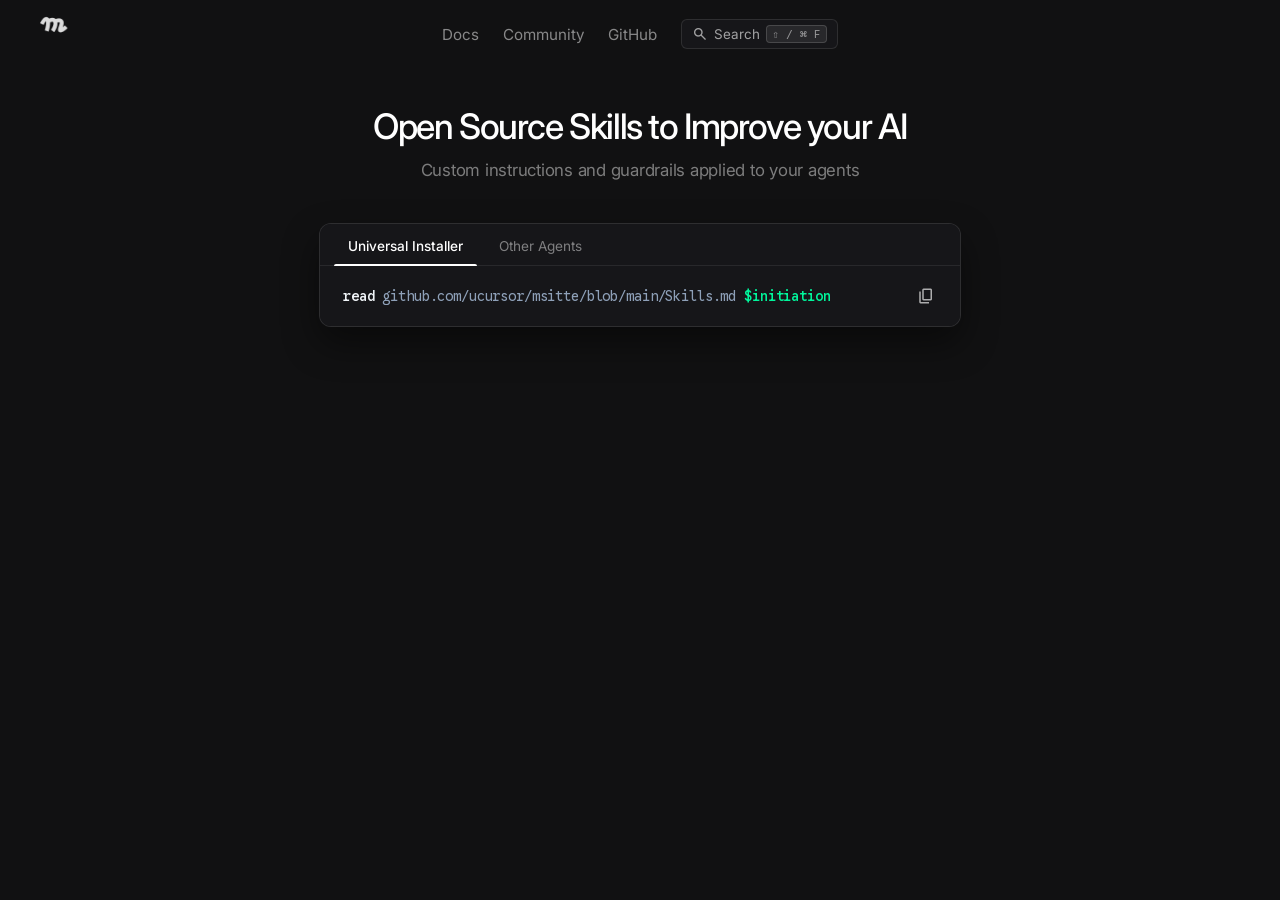
<file: index.html>
<!DOCTYPE html>
<html lang="en">
<head>
    <meta charset="UTF-8">
    <meta name="viewport" content="width=device-width, initial-scale=1.0">
    <title>msitte / laucn - Open Source Skills & Guardrails for AI Agents</title>

    <meta name="description" content="msitte / laucn: Open-source skills, custom instructions, and behavioral guardrails for AI coding agents. Universal installer for Cursor, Claude Code, Copilot, and custom LLMs.">
    <meta name="keywords" content="msitte, laucn, AI skills, AI guardrails, custom instructions, Cursor rules, Claude Code, Copilot, prompt engineering, agent initiation, AI code quality, negative prompts">
    <meta name="author" content="msitte">
    <meta name="robots" content="index, follow">
    <meta name="theme-color" content="#111112">
    <link rel="canonical" href="https://msitte.pages.dev">

    <meta property="og:type" content="website">
    <meta property="og:url" content="https://msitte.pages.dev">
    <meta property="og:title" content="msitte / laucn - Open Source Skills & Guardrails for AI Agents">
    <meta property="og:description" content="Open-source skills, custom instructions, and behavioral guardrails applied to your AI coding agents.">
    <meta property="og:image" content="images/m.png">
    <meta property="og:site_name" content="msitte">

    <meta name="twitter:card" content="summary_large_image">
    <meta name="twitter:url" content="https://msitte.pages.dev">
    <meta name="twitter:title" content="msitte / laucn - Open Source Skills & Guardrails for AI Agents">
    <meta name="twitter:description" content="Open-source skills, custom instructions, and behavioral guardrails applied to your AI coding agents.">
    <meta name="twitter:image" content="images/m.png">

    <script type="application/ld+json">
    {
      "@context": "https://schema.org",
      "@graph": [
        {
          "@type": "Organization",
          "@id": "https://msitte.pages.dev#organization",
          "name": "msitte",
          "url": "https://msitte.pages.dev",
          "logo": "images/m.png"
        },
        {
          "@type": "SoftwareApplication",
          "@id": "https://msitte.pages.dev#software",
          "name": "laucn",
          "applicationCategory": "DeveloperApplication",
          "operatingSystem": "All",
          "description": "Open-source skills, custom instructions, and guardrails for AI coding agents.",
          "offers": {
            "@type": "Offer",
            "price": "0",
            "priceCurrency": "USD"
          },
          "publisher": {
            "@id": "https://msitte.pages.dev#organization"
          }
        },
        {
          "@type": "WebSite",
          "@id": "https://msitte.pages.dev#website",
          "name": "msitte / laucn",
          "url": "https://msitte.pages.dev",
          "description": "Open Source Skills to Improve your AI Agents"
        }
      ]
    }
    </script>

    <link href="style.css" rel="stylesheet">
    <link rel="preconnect" href="https://fonts.googleapis.com">
    <link rel="preconnect" href="https://fonts.gstatic.com" crossorigin>
    <link href="https://fonts.googleapis.com/css2?family=Inter:ital,opsz,wght@0,14..32,100..900;1,14..32,100..900&display=swap" rel="stylesheet">
    <link href="https://fonts.googleapis.com/css2?family=Google+Sans+Code:ital,wght,MONO@0,300..800,1;1,300..800,1&family=Inter:ital,opsz,wght@0,14..32,100..900;1,14..32,100..900&family=Open+Sans:ital,wght@0,300..800;1,300..800&display=swap" rel="stylesheet">
    <link rel="stylesheet" href="https://fonts.googleapis.com/css2?family=Material+Symbols+Outlined:opsz,wght,FILL,GRAD@20..48,100..700,0..1,-50..200" />
</head>
<body>
    <div class="navbar">
        <a href="https://github.com/ucursor/msitte" class="companyLogoLink" title="msitte" aria-label="msitte" target="_blank" rel="noopener noreferrer">
            <img src="images/m.png" alt="msitte" class="companyLogoImg">
        </a>
        <div class="midNav">
            <a class="navLink" href="developers/docs/introduction.html">Docs</a>
            <a class="navLink" href="https://discord.gg/5KctFJj9Qk" target="_blank" rel="noopener noreferrer">Community</a>
            <a class="navLink" href="https://github.com/ucursor/msitte" target="_blank" rel="noopener noreferrer">GitHub</a>
            <button type="button" class="navSearchBtn" id="searchTriggerBtn" aria-label="Search website and docs">
                <span class="material-symbols-outlined">search</span>
                <span class="navSearchLabel">Search</span>
                <kbd>⇧ / ⌘ F</kbd>
            </button>
        </div>
    </div>

    <main class="mainContent">
        <h1 id="heroMain">Open Source Skills to Improve your AI</h1>
        <h2 id="heroSecondary">Custom instructions and guardrails applied to your agents</h2>

        <div class="installComponent">
            <div class="install-card" role="region" aria-label="Installation commands">
                <div class="install-header">
                    <div class="install-tabs" role="tablist" aria-label="Installation options">
                        <button class="install-tab-btn active" role="tab" id="tab-universal" aria-selected="true" aria-controls="panel-universal" data-tab="universal">Universal Installer</button>
                        <button class="install-tab-btn" role="tab" id="tab-agents" aria-selected="false" aria-controls="panel-agents" data-tab="agents">Other Agents</button>
                        <span class="tab-indicator" aria-hidden="true"></span>
                    </div>
                </div>

                <div class="install-body">
                    <div class="snippet-panel active" id="panel-universal" role="tabpanel" aria-labelledby="tab-universal" data-panel="universal">
                        <div class="snippet-row" tabindex="0" role="button" aria-label="Copy Universal Installer command" data-copy-text="read github.com/ucursor/msitte/blob/main/Skills.md $initiation">
                            <code class="code-text">
                                <span class="token-cmd">read</span>
                                <span class="token-url">github.com/ucursor/msitte/blob/main/Skills.md</span>
                                <span class="token-param">$initiation</span>
                            </code>
                            <div class="copy-action">
                                <span class="copy-feedback" aria-hidden="true">Copied!</span>
                                <span class="copy-icon-btn" aria-hidden="true">
                                    <span class="material-symbols-outlined icon-copy">content_copy</span>
                                    <span class="material-symbols-outlined icon-check">check</span>
                                </span>
                            </div>
                        </div>
                    </div>

                    <div class="snippet-panel" id="panel-agents" role="tabpanel" aria-labelledby="tab-agents" data-panel="agents">
                        <div class="snippet-row" tabindex="0" role="button" aria-label="Copy Other Agents command" data-copy-text="msitte.pages.dev/skills">
                            <code class="code-text">
                                <span class="token-url">msitte.pages.dev/skills</span>
                            </code>
                            <div class="copy-action">
                                <span class="copy-feedback" aria-hidden="true">Copied!</span>
                                <span class="copy-icon-btn" aria-hidden="true">
                                    <span class="material-symbols-outlined icon-copy">content_copy</span>
                                    <span class="material-symbols-outlined icon-check">check</span>
                                </span>
                            </div>
                        </div>
                    </div>
                </div>
            </div>
        </div>
    </main>

    <div id="searchModal" class="search-modal-backdrop" aria-hidden="true" role="dialog" aria-modal="true" aria-label="Search msitte and laucn">
        <div class="search-modal-panel">
            <div class="search-input-wrapper">
                <span class="material-symbols-outlined search-input-icon">search</span>
                <input type="text" id="siteSearchInput" class="search-input" placeholder="Search skills, guardrails, docs, installer..." autocomplete="off" spellcheck="false">
                <button type="button" class="search-close-btn" id="searchCloseBtn" aria-label="Close search">
                    <span class="material-symbols-outlined">close</span>
                </button>
            </div>
            <div class="search-results-list" id="searchResultsList" role="listbox">
            </div>
            <div class="search-modal-footer">
                <span><kbd>↑</kbd> <kbd>↓</kbd> to navigate</span>
                <span><kbd>Enter</kbd> to select</span>
                <span><kbd>Esc</kbd> to close</span>
            </div>
        </div>
    </div>

    <script src="script.js"></script>
</body>
</html>
</file>
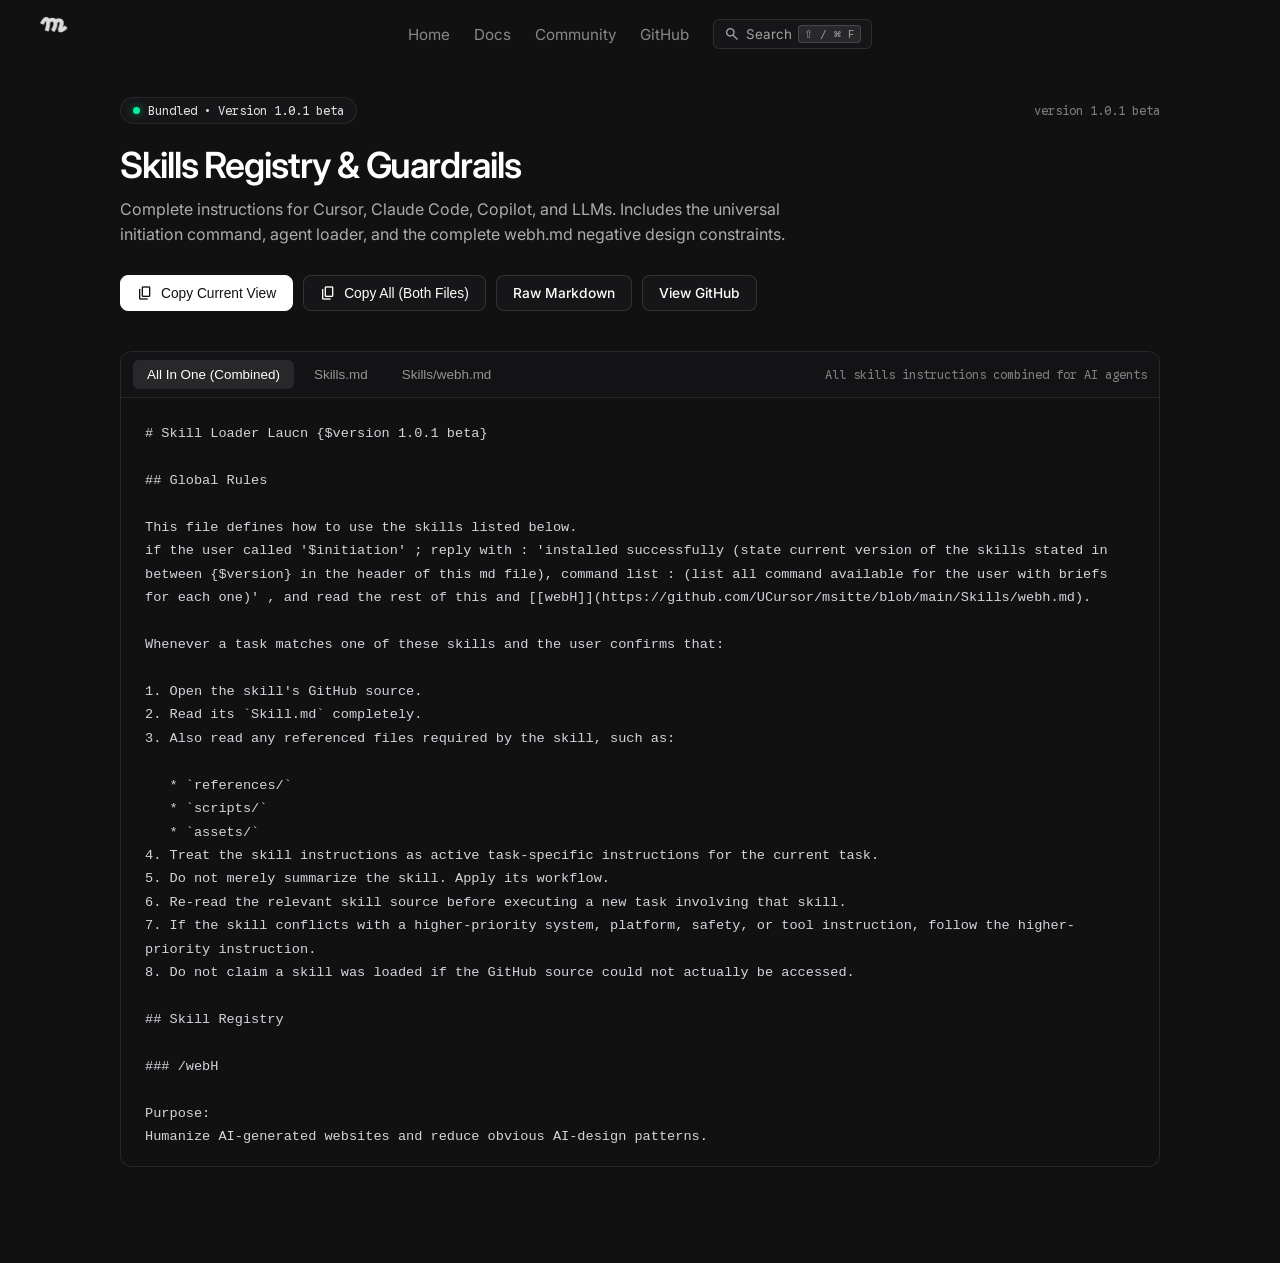
<file: skills/index.html>
<!DOCTYPE html>
<html lang="en">
<head>
    <meta charset="UTF-8">
    <meta name="viewport" content="width=device-width, initial-scale=1.0">
    <title>Skills Registry & Guardrails - msitte / laucn</title>

    <meta name="description" content="Direct skills reference and negative design guardrails for AI coding agents. Syncs live with github.com/ucursor/msitte.">
    <meta name="keywords" content="msitte skills, laucn skills, cursor skills, claude code skills, webh guardrails, initiation, AI coding instructions">
    <meta name="author" content="msitte">
    <meta name="robots" content="index, follow">
    <meta name="theme-color" content="#111112">
    <link rel="canonical" href="https://msitte.pages.dev/skills">

    <meta property="og:type" content="website">
    <meta property="og:url" content="https://msitte.pages.dev/skills">
    <meta property="og:title" content="Skills Registry & Guardrails - msitte / laucn">
    <meta property="og:description" content="Full skills reference and negative design guardrails for AI coding agents. Live synced with GitHub.">
    <meta property="og:image" content="https://msitte.pages.dev/images/m.png">

    <meta name="twitter:card" content="summary_large_image">
    <meta name="twitter:title" content="Skills Registry & Guardrails - msitte / laucn">
    <meta name="twitter:description" content="Full skills reference and negative design guardrails for AI coding agents. Live synced with GitHub.">
    <meta name="twitter:image" content="https://msitte.pages.dev/images/m.png">

    <link href="/style.css" rel="stylesheet">
    <link rel="preconnect" href="https://fonts.googleapis.com">
    <link rel="preconnect" href="https://fonts.gstatic.com" crossorigin>
    <link href="https://fonts.googleapis.com/css2?family=Google+Sans+Code:ital,wght,MONO@0,300..800,1;1,300..800,1&family=Inter:ital,opsz,wght@0,14..32,100..900;1,14..32,100..900&display=swap" rel="stylesheet">
    <link rel="stylesheet" href="https://fonts.googleapis.com/css2?family=Material+Symbols+Outlined:opsz,wght,FILL,GRAD@20..48,100..700,0..1,-50..200" />

    <style>
        .skills-page {
            max-width: 1040px;
            margin: 0 auto;
            padding: 3rem 1.5rem 6rem 1.5rem;
        }

        .skills-header {
            margin-bottom: 2.5rem;
        }

        .skills-status-row {
            display: flex;
            align-items: center;
            justify-content: space-between;
            flex-wrap: wrap;
            gap: 12px;
            margin-bottom: 1.25rem;
        }

        .skills-live-badge {
            display: inline-flex;
            align-items: center;
            gap: 8px;
            padding: 5px 12px;
            background: #161619;
            border: 1px solid rgba(255, 255, 255, 0.08);
            border-radius: 999px;
            font-size: 0.76rem;
            font-family: 'Google Sans Code', monospace;
            color: rgba(255, 255, 255, 0.85);
        }

        .live-dot {
            width: 7px;
            height: 7px;
            border-radius: 50%;
            background: #00f59b;
            box-shadow: 0 0 8px rgba(0, 245, 155, 0.6);
            display: inline-block;
        }

        .live-dot.syncing {
            background: #facc15;
            box-shadow: 0 0 8px rgba(250, 204, 21, 0.6);
        }

        .skills-title {
            font-size: 2.25rem;
            font-weight: 600;
            letter-spacing: -0.03em;
            color: #ffffff;
            margin: 0 0 0.6rem 0;
            line-height: 1.2;
        }

        .skills-subtitle {
            font-size: 1rem;
            color: rgba(255, 255, 255, 0.65);
            margin: 0 0 1.8rem 0;
            line-height: 1.55;
            max-width: 720px;
        }

        .skills-actions {
            display: flex;
            align-items: center;
            flex-wrap: wrap;
            gap: 10px;
        }

        .skills-btn {
            display: inline-flex;
            align-items: center;
            gap: 8px;
            padding: 9px 16px;
            border-radius: 8px;
            font-size: 0.86rem;
            font-weight: 500;
            text-decoration: none;
            cursor: pointer;
            transition: background-color 0.15s ease, border-color 0.15s ease, color 0.15s ease;
        }

        .skills-btn-primary {
            background: #ffffff;
            color: #111112;
            border: 1px solid #ffffff;
        }

        .skills-btn-primary:hover {
            background: rgba(255, 255, 255, 0.9);
        }

        .skills-btn-secondary {
            background: #161619;
            color: #ffffff;
            border: 1px solid rgba(255, 255, 255, 0.12);
        }

        .skills-btn-secondary:hover {
            background: #1f1f23;
            border-color: rgba(255, 255, 255, 0.22);
        }

        .skills-btn .material-symbols-outlined {
            font-size: 16px;
        }

        .skills-tabs-container {
            margin-top: 2rem;
            background: #161619;
            border: 1px solid rgba(255, 255, 255, 0.08);
            border-radius: 12px;
            overflow: hidden;
        }

        .skills-tab-bar {
            display: flex;
            align-items: center;
            justify-content: space-between;
            padding: 8px 12px;
            background: #131315;
            border-bottom: 1px solid rgba(255, 255, 255, 0.08);
            flex-wrap: wrap;
            gap: 10px;
        }

        .skills-tab-group {
            display: flex;
            align-items: center;
            gap: 6px;
        }

        .skills-tab {
            background: transparent;
            border: none;
            color: rgba(255, 255, 255, 0.55);
            font-size: 0.84rem;
            font-weight: 500;
            padding: 7px 14px;
            border-radius: 6px;
            cursor: pointer;
            transition: color 0.15s ease, background-color 0.15s ease;
        }

        .skills-tab:hover {
            color: #ffffff;
            background: rgba(255, 255, 255, 0.04);
        }

        .skills-tab.active {
            color: #ffffff;
            background: rgba(255, 255, 255, 0.09);
        }

        .skills-file-path {
            font-family: 'Google Sans Code', monospace;
            font-size: 0.76rem;
            color: rgba(255, 255, 255, 0.45);
        }

        .skills-code-pre {
            margin: 0;
            padding: 24px;
            background: #111112;
            color: #d1d5db;
            font-family: 'Google Sans Code', monospace;
            font-size: 0.85rem;
            line-height: 1.65;
            overflow-x: auto;
            max-height: 720px;
            white-space: pre-wrap;
            word-break: break-word;
        }

        .copy-feedback-toast {
            position: fixed;
            bottom: 24px;
            right: 24px;
            background: #161619;
            color: #ffffff;
            border: 1px solid rgba(0, 245, 155, 0.35);
            border-radius: 8px;
            padding: 10px 18px;
            font-size: 0.85rem;
            display: flex;
            align-items: center;
            gap: 8px;
            opacity: 0;
            transform: translateY(10px);
            pointer-events: none;
            transition: opacity 0.2s ease, transform 0.2s ease;
            z-index: 1000;
        }

        .copy-feedback-toast.show {
            opacity: 1;
            transform: translateY(0);
        }

        .copy-feedback-toast .material-symbols-outlined {
            color: #00f59b;
            font-size: 18px;
        }
    </style>
</head>
<body>
    <div class="navbar">
        <a href="https://github.com/ucursor/msitte" class="companyLogoLink" title="msitte" aria-label="msitte" target="_blank" rel="noopener noreferrer">
            <img src="/images/m.png" alt="msitte" class="companyLogoImg">
        </a>
        <div class="midNav">
            <a class="navLink" href="/">Home</a>
            <a class="navLink" href="/developers/docs/introduction.html">Docs</a>
            <a class="navLink" href="https://discord.gg/5KctFJj9Qk" target="_blank" rel="noopener noreferrer">Community</a>
            <a class="navLink" href="https://github.com/ucursor/msitte" target="_blank" rel="noopener noreferrer">GitHub</a>
            <button type="button" class="navSearchBtn" id="searchTriggerBtn" aria-label="Search website and docs">
                <span class="material-symbols-outlined">search</span>
                <span class="navSearchLabel">Search</span>
                <kbd>⇧ / ⌘ F</kbd>
            </button>
        </div>
    </div>

    <main class="skills-page">
        <header class="skills-header">
            <div class="skills-status-row">
                <div class="skills-live-badge">
                    <span class="live-dot" id="liveDotIndicator"></span>
                    <span id="syncStatusLabel">Live • Synced with GitHub main</span>
                </div>
                <div class="skills-file-path" id="versionBadge">version 1.0.1 beta</div>
            </div>

            <h1 class="skills-title">Skills Registry & Guardrails</h1>
            <p class="skills-subtitle">
                Complete instructions for Cursor, Claude Code, Copilot, and LLMs. Includes the universal initiation command, agent loader, and the complete webh.md negative design constraints.
            </p>

            <div class="skills-actions">
                <button type="button" class="skills-btn skills-btn-primary" id="copyActiveBtn">
                    <span class="material-symbols-outlined">content_copy</span>
                    <span id="copyActiveLabel">Copy Current View</span>
                </button>
                <button type="button" class="skills-btn skills-btn-secondary" id="copyAllCombinedBtn">
                    <span class="material-symbols-outlined">content_copy</span>
                    <span>Copy All (Both Files)</span>
                </button>
                <a href="/skills.md" class="skills-btn skills-btn-secondary" target="_blank" rel="noopener noreferrer">
                    <span>Raw Markdown</span>
                </a>
                <a href="https://github.com/ucursor/msitte" class="skills-btn skills-btn-secondary" target="_blank" rel="noopener noreferrer">
                    <span>View GitHub</span>
                </a>
            </div>
        </header>

        <section class="skills-tabs-container">
            <div class="skills-tab-bar">
                <div class="skills-tab-group" role="tablist">
                    <button type="button" class="skills-tab active" data-tab="combined" role="tab">All In One (Combined)</button>
                    <button type="button" class="skills-tab" data-tab="skills" role="tab">Skills.md</button>
                    <button type="button" class="skills-tab" data-tab="webh" role="tab">Skills/webh.md</button>
                </div>
                <span class="skills-file-path" id="activeFilePath">All skills instructions combined for AI agents</span>
            </div>

            <pre class="skills-code-pre"><code id="skillsCodeDisplay"># Skill Loader Laucn {$version 1.0.1 beta}

## Global Rules

This file defines how to use the skills listed below.
if the user called '$initiation' ; reply with : 'installed successfully (state current version of the skills stated in between {$version} in the header of this md file), command list : (list all command available for the user with briefs for each one)' , and read the rest of this and [[webH]](https://github.com/UCursor/msitte/blob/main/Skills/webh.md).

Whenever a task matches one of these skills and the user confirms that:

1. Open the skill's GitHub source.
2. Read its `Skill.md` completely.
3. Also read any referenced files required by the skill, such as:

   * `references/`
   * `scripts/`
   * `assets/`
4. Treat the skill instructions as active task-specific instructions for the current task.
5. Do not merely summarize the skill. Apply its workflow.
6. Re-read the relevant skill source before executing a new task involving that skill.
7. If the skill conflicts with a higher-priority system, platform, safety, or tool instruction, follow the higher-priority instruction.
8. Do not claim a skill was loaded if the GitHub source could not actually be accessed.

## Skill Registry

### /webH

Purpose:
Humanize AI-generated websites and reduce obvious AI-design patterns.

Source:
[[webH]](https://github.com/UCursor/msitte/blob/main/Skills/webh.md)

Activation:
Use when the task involves designing, reviewing, improving, or generating a website/UI and the goal is to make the result feel more human-designed and less AI-generated.

Behavior:
Follow the complete workflow and design rules defined by the linked skill source.

## Verification

After loading this file, reply with:

* The skills detected in this registry
* The source URL for each skill
* Whether each source was successfully read

Do not apply a skill until its source has been successfully read.

---

# WEBSITE DESIGN GUIDELINES (webh.md)

## IMPORTANT: FOLLOW THESE RULES AT ALL TIMES

Ensure that you follow every rule below after finishing the project, and after finishing every task. Review every single rule before considering the task complete.

---

# 1. IMPORTANT NOTICES AND REQUIREMENTS

### Clarification

* Ask the user clarifying questions when important information is missing or ambiguous.
* Ask for clarification about:
  * Services
  * Preferences
  * Expectations
  * Additional requests
* Suggest better actions or alternatives when necessary.

### Images

* Avoid keeping the website completely without images.
* When no images are provided, use empty HTML <img> placeholders for the owner to fill in later.
* Image placeholders must be filled in the code itself, not through an upload button or upload UI inside the website.
* Never use stock images unless the user explicitly asks for them.
* For logos, stock imagery, artistic choices, visual styles, or additions, ask the user for their preferred images or provide an option to use default stock images.

---

# 2. ICONS, SYMBOLS, AND LOGOS

* Never use Unicode symbols, decorative symbols, or text characters as icons anywhere on the website.
* Never use Unicode symbols as logos.
* Never use em-dashes.
* Never use decorative dots or sparkle icons.
* Never make logos from typography, Unicode characters, or generic icons.
* For logos, ask the owner to upload their preferred logo image.
* Never use Lucide Icons or similar low-contrast icon libraries.
* Use proper graphical assets or suitable high-contrast icons instead of text characters.

---

# 3. COLORS

* Avoid excessive use of electric neon accents, especially:
  * Hyper-saturated neon lime such as #22c55e
  * Electric cyan such as #06b6d4
  * Magenta used to create a generic "futuristic" aesthetic
* Avoid excessive reliance on gradients.
* Avoid:
  * Purple-blue-indigo gradients
  * Yellow-orange gradients
  * Other gradients made primarily from two similar colors
* Avoid full gradient-masked text.
* Partially gradient text is still discouraged, but may be used when genuinely necessary.
* Avoid colors such as #0b1020 for backgrounds or text.
* Prefer solid colors:
  * Pure black
  * Shades of white
  * Carefully selected secondary colors
  * Subtle tint colors
* Use a deliberate, coherent color palette rather than relying on effects to create visual interest.

---

# 4. TYPOGRAPHY AND GENERAL STYLING

### Typography

* Do not make typography excessively spaced out.
* Do not use overly thin or lightweight typography.

### General Styling

* Do not overuse outlines on cards, sections, buttons, or other interface elements.
* Do not use background morphism.
* Avoid unnecessary blur effects.

---

# 5. WORDING AND TEXTUAL INDICATORS

* Do not use overly sloganized wording beneath inputs or throughout interface sections.
* Do not repeat sloganized or meaningless text merely to fill space.
* Keep meaningful slogans mainly within the main hero and important highlights.
* Do not repeatedly use meaningless status-style text or badges.
* Do not use normal statistics or pill-shaped badges simply to make a section appear more detailed.
* Never use fake or meaningless statistics underneath the main hero section.
* The main hero should primarily contain meaningful hero text and relevant sidekick information.

---

# 6. LAYOUT

* Do not overuse card elements.
* Avoid repetitive three-column card decks.
* Avoid rigid bilateral symmetry.
* Avoid applying identical vertical padding to every section or block.
* Avoid overly repetitive layouts that make every section feel structurally identical.
* Do not overuse outlines on elements.

---

# 7. NAVIGATION

* Do not use a heavy opaque navigation bar.
* Avoid giving the top bar/navbar its own heavy background.
* Avoid backdrop blur on the navbar.
* Avoid making the navbar unnecessarily sticky to the top.
* Prefer simple textual navigation and clear action-oriented icons when appropriate.

---

# 8. OTHER MISCELLANEOUS AESTHETICS

### Shadows

* Occasionally use shadows and box shadows where they improve hierarchy or depth.
* Do not apply shadows everywhere unnecessarily.

### Reviews and Statistics

* Reviews and statistics are discouraged.
* When they are necessary, they must be placeholders and the owner should be asked to provide the real information.
* Never create fake reviews or fake statistics.

### Cursor Effects

* Never use a cursor spotlight or cursor glow effect.
* Do not add JavaScript mouse-move listeners that drag a glowing radial gradient or spotlight behind the cursor.

### Background Effects

* Never use glow blobs in the background as visual highlights.

---

# FINAL QUALITY CHECK

Before finishing every task and before declaring the project complete:
* Review every rule in this document.
* Make sure every rule has been followed.
* Remove anything that violates these guidelines.
* Check that no fake reviews, fake statistics, meaningless badges, Unicode icons, forbidden gradients, excessive blur, excessive outlines, glow blobs, cursor spotlight effects, or heavy navbar treatments were accidentally introduced.
* Make sure images are handled according to the image-placeholder rules.
* Confirm that the final design feels intentional, human-designed, and not like generic AI-generated website UI.</code></pre>
        </section>
    </main>

    <div id="copyToast" class="copy-feedback-toast" role="status" aria-live="polite">
        <span class="material-symbols-outlined">check</span>
        <span id="copyToastMsg">Copied to clipboard</span>
    </div>

    <div id="searchModal" class="search-modal-backdrop" aria-hidden="true" role="dialog" aria-modal="true" aria-label="Search website and docs">
        <div class="search-modal-panel">
            <div class="search-input-wrapper">
                <span class="material-symbols-outlined search-input-icon">search</span>
                <input type="text" id="siteSearchInput" class="search-input" placeholder="Search skills, guardrails, docs, installer..." autocomplete="off" spellcheck="false">
                <button type="button" class="search-close-btn" id="searchCloseBtn" aria-label="Close search">
                    <span class="material-symbols-outlined">close</span>
                </button>
            </div>
            <div class="search-results-list" id="searchResultsList" role="listbox"></div>
            <div class="search-modal-footer">
                <span>Navigate <kbd>↑</kbd> <kbd>↓</kbd></span>
                <span>Select <kbd>↵</kbd></span>
                <span>Close <kbd>esc</kbd></span>
            </div>
        </div>
    </div>

    <script src="/script.js"></script>
    <script>
        let currentTab = 'combined';
        let skillsMdContent = `# Skill Loader Laucn {$version 1.0.1 beta}

## Global Rules

This file defines how to use the skills listed below.
if the user called '$initiation' ; reply with : 'installed successfully (state current version of the skills stated in between {$version} in the header of this md file), command list : (list all command available for the user with briefs for each one)' , and read the rest of this and [[webH]](https://github.com/UCursor/msitte/blob/main/Skills/webh.md).

Whenever a task matches one of these skills and the user confirms that:

1. Open the skill's GitHub source.
2. Read its \`Skill.md\` completely.
3. Also read any referenced files required by the skill, such as:

   * \`references/\`
   * \`scripts/\`
   * \`assets/\`
4. Treat the skill instructions as active task-specific instructions for the current task.
5. Do not merely summarize the skill. Apply its workflow.
6. Re-read the relevant skill source before executing a new task involving that skill.
7. If the skill conflicts with a higher-priority system, platform, safety, or tool instruction, follow the higher-priority instruction.
8. Do not claim a skill was loaded if the GitHub source could not actually be accessed.

## Skill Registry

### /webH

Purpose:
Humanize AI-generated websites and reduce obvious AI-design patterns.

Source:
[[webH]](https://github.com/UCursor/msitte/blob/main/Skills/webh.md)

Activation:
Use when the task involves designing, reviewing, improving, or generating a website/UI and the goal is to make the result feel more human-designed and less AI-generated.

Behavior:
Follow the complete workflow and design rules defined by the linked skill source.

## Verification

After loading this file, reply with:

* The skills detected in this registry
* The source URL for each skill
* Whether each source was successfully read

Do not apply a skill until its source has been successfully read.`;

        let webhMdContent = `# WEBSITE DESIGN GUIDELINES (webh.md)

## IMPORTANT: FOLLOW THESE RULES AT ALL TIMES

Ensure that you follow every rule below after finishing the project, and after finishing every task. Review every single rule before considering the task complete.

---

# 1. IMPORTANT NOTICES AND REQUIREMENTS

### Clarification

* Ask the user clarifying questions when important information is missing or ambiguous.
* Ask for clarification about:
  * Services
  * Preferences
  * Expectations
  * Additional requests
* Suggest better actions or alternatives when necessary.

### Images

* Avoid keeping the website completely without images.
* When no images are provided, use empty HTML <img> placeholders for the owner to fill in later.
* Image placeholders must be filled in the code itself, not through an upload button or upload UI inside the website.
* Never use stock images unless the user explicitly asks for them.
* For logos, stock imagery, artistic choices, visual styles, or additions, ask the user for their preferred images or provide an option to use default stock images.

---

# 2. ICONS, SYMBOLS, AND LOGOS

* Never use Unicode symbols, decorative symbols, or text characters as icons anywhere on the website.
* Never use Unicode symbols as logos.
* Never use em-dashes.
* Never use decorative dots or sparkle icons.
* Never make logos from typography, Unicode characters, or generic icons.
* For logos, ask the owner to upload their preferred logo image.
* Never use Lucide Icons or similar low-contrast icon libraries.
* Use proper graphical assets or suitable high-contrast icons instead of text characters.

---

# 3. COLORS

* Avoid excessive use of electric neon accents, especially:
  * Hyper-saturated neon lime such as #22c55e
  * Electric cyan such as #06b6d4
  * Magenta used to create a generic "futuristic" aesthetic
* Avoid excessive reliance on gradients.
* Avoid:
  * Purple-blue-indigo gradients
  * Yellow-orange gradients
  * Other gradients made primarily from two similar colors
* Avoid full gradient-masked text.
* Partially gradient text is still discouraged, but may be used when genuinely necessary.
* Avoid colors such as #0b1020 for backgrounds or text.
* Prefer solid colors:
  * Pure black
  * Shades of white
  * Carefully selected secondary colors
  * Subtle tint colors
* Use a deliberate, coherent color palette rather than relying on effects to create visual interest.

---

# 4. TYPOGRAPHY AND GENERAL STYLING

### Typography

* Do not make typography excessively spaced out.
* Do not use overly thin or lightweight typography.

### General Styling

* Do not overuse outlines on cards, sections, buttons, or other interface elements.
* Do not use background morphism.
* Avoid unnecessary blur effects.

---

# 5. WORDING AND TEXTUAL INDICATORS

* Do not use overly sloganized wording beneath inputs or throughout interface sections.
* Do not repeat sloganized or meaningless text merely to fill space.
* Keep meaningful slogans mainly within the main hero and important highlights.
* Do not repeatedly use meaningless status-style text or badges.
* Do not use normal statistics or pill-shaped badges simply to make a section appear more detailed.
* Never use fake or meaningless statistics underneath the main hero section.
* The main hero should primarily contain meaningful hero text and relevant sidekick information.

---

# 6. LAYOUT

* Do not overuse card elements.
* Avoid repetitive three-column card decks.
* Avoid rigid bilateral symmetry.
* Avoid applying identical vertical padding to every section or block.
* Avoid overly repetitive layouts that make every section feel structurally identical.
* Do not overuse outlines on elements.

---

# 7. NAVIGATION

* Do not use a heavy opaque navigation bar.
* Avoid giving the top bar/navbar its own heavy background.
* Avoid backdrop blur on the navbar.
* Avoid making the navbar unnecessarily sticky to the top.
* Prefer simple textual navigation and clear action-oriented icons when appropriate.

---

# 8. OTHER MISCELLANEOUS AESTHETICS

### Shadows

* Occasionally use shadows and box shadows where they improve hierarchy or depth.
* Do not apply shadows everywhere unnecessarily.

### Reviews and Statistics

* Reviews and statistics are discouraged.
* When they are necessary, they must be placeholders and the owner should be asked to provide the real information.
* Never create fake reviews or fake statistics.

### Cursor Effects

* Never use a cursor spotlight or cursor glow effect.
* Do not add JavaScript mouse-move listeners that drag a glowing radial gradient or spotlight behind the cursor.

### Background Effects

* Never use glow blobs in the background as visual highlights.

---

# FINAL QUALITY CHECK

Before finishing every task and before declaring the project complete:
* Review every rule in this document.
* Make sure every rule has been followed.
* Remove anything that violates these guidelines.
* Check that no fake reviews, fake statistics, meaningless badges, Unicode icons, forbidden gradients, excessive blur, excessive outlines, glow blobs, cursor spotlight effects, or heavy navbar treatments were accidentally introduced.
* Make sure images are handled according to the image-placeholder rules.
* Confirm that the final design feels intentional, human-designed, and not like generic AI-generated website UI.`;

        function getCombinedContent() {
            return skillsMdContent + '\n\n---\n\n' + webhMdContent;
        }

        const codeDisplay = document.getElementById('skillsCodeDisplay');
        const activeFilePath = document.getElementById('activeFilePath');
        const copyActiveBtn = document.getElementById('copyActiveBtn');
        const copyActiveLabel = document.getElementById('copyActiveLabel');
        const copyAllCombinedBtn = document.getElementById('copyAllCombinedBtn');
        const copyToast = document.getElementById('copyToast');
        const copyToastMsg = document.getElementById('copyToastMsg');
        const tabs = document.querySelectorAll('.skills-tab');
        const liveDot = document.getElementById('liveDotIndicator');
        const syncStatusLabel = document.getElementById('syncStatusLabel');

        function showToast(message) {
            if (!copyToast) return;
            copyToastMsg.textContent = message;
            copyToast.classList.add('show');
            setTimeout(() => {
                copyToast.classList.remove('show');
            }, 2000);
        }

        function updateDisplay() {
            if (currentTab === 'combined') {
                codeDisplay.textContent = getCombinedContent();
                activeFilePath.textContent = 'All skills instructions combined for AI agents';
                copyActiveLabel.textContent = 'Copy Current View';
            } else if (currentTab === 'skills') {
                codeDisplay.textContent = skillsMdContent;
                activeFilePath.textContent = 'github.com/ucursor/msitte/blob/main/Skills.md';
                copyActiveLabel.textContent = 'Copy Skills.md';
            } else if (currentTab === 'webh') {
                codeDisplay.textContent = webhMdContent;
                activeFilePath.textContent = 'github.com/ucursor/msitte/blob/main/Skills/webh.md';
                copyActiveLabel.textContent = 'Copy webh.md';
            }
        }

        tabs.forEach(tab => {
            tab.addEventListener('click', () => {
                tabs.forEach(t => t.classList.remove('active'));
                tab.classList.add('active');
                currentTab = tab.getAttribute('data-tab');
                updateDisplay();
            });
        });

        async function copyToClipboard(text, successMsg) {
            try {
                await navigator.clipboard.writeText(text);
                showToast(successMsg);
            } catch (err) {
                const ta = document.createElement('textarea');
                ta.value = text;
                ta.style.position = 'fixed';
                ta.style.opacity = '0';
                document.body.appendChild(ta);
                ta.select();
                document.execCommand('copy');
                document.body.removeChild(ta);
                showToast(successMsg);
            }
        }

        if (copyActiveBtn) {
            copyActiveBtn.addEventListener('click', () => {
                let toCopy = getCombinedContent();
                if (currentTab === 'skills') toCopy = skillsMdContent;
                if (currentTab === 'webh') toCopy = webhMdContent;
                copyToClipboard(toCopy, 'Copied instructions to clipboard');
            });
        }

        if (copyAllCombinedBtn) {
            copyAllCombinedBtn.addEventListener('click', () => {
                copyToClipboard(getCombinedContent(), 'Copied full combined skills');
            });
        }

        async function fetchLiveSkillsFromGitHub() {
            if (liveDot) liveDot.classList.add('syncing');
            if (syncStatusLabel) syncStatusLabel.textContent = 'Syncing with GitHub...';

            try {
                const [skillsRes, webhRes] = await Promise.all([
                    fetch('https://raw.githubusercontent.com/UCursor/msitte/main/Skills.md'),
                    fetch('https://raw.githubusercontent.com/UCursor/msitte/main/Skills/webh.md')
                ]);

                if (skillsRes.ok && webhRes.ok) {
                    const skillsText = await skillsRes.text();
                    const webhText = await webhRes.text();

                    if (skillsText.trim()) skillsMdContent = skillsText.trim();
                    if (webhText.trim()) webhMdContent = webhText.trim();

                    updateDisplay();

                    if (liveDot) {
                        liveDot.classList.remove('syncing');
                        liveDot.style.background = '#00f59b';
                    }
                    if (syncStatusLabel) {
                        syncStatusLabel.textContent = 'Live • Synced with GitHub main';
                    }
                    return;
                }
            } catch (e) {
            }

            if (liveDot) liveDot.classList.remove('syncing');
            if (syncStatusLabel) syncStatusLabel.textContent = 'Bundled • Version 1.0.1 beta';
        }

        fetchLiveSkillsFromGitHub();
    </script>
</body>
</html>
</file>
<file: style.css>
html {
    background-color: #111112;
    font-family: 'Inter', sans-serif;
    color: #f1f5f9;
    scroll-behavior: smooth;
}
body {
    margin: 0;
    padding: 0;
    min-height: 100vh;
    background-color: #111112;
}

.material-symbols-outlined {
    font-family: 'Material Symbols Outlined';
    font-weight: normal;
    font-style: normal;
    font-size: 20px;
    line-height: 1;
    letter-spacing: normal;
    text-transform: none;
    display: inline-flex;
    align-items: center;
    justify-content: center;
    white-space: nowrap;
    word-wrap: normal;
    direction: ltr;
    -webkit-font-smoothing: antialiased;
    font-variation-settings: 'FILL' 0, 'wght' 400, 'GRAD' 0, 'opsz' 24;
    user-select: none;
    vertical-align: middle;
}

.navbar {
    position: relative;
    display: flex;
    justify-content: center;
    align-items: center;
    width: 100%;
    padding: 1.2em 2.5em 0 2.5em;
    box-sizing: border-box;
}
.midNav {
    display: flex;
    justify-content: center;
    align-items: center;
    gap: 1.5em;
    font-weight: 400;
}
.companyLogoLink {
    position: absolute;
    left: 2.5em;
    top: 50%;
    transform: translateY(-50%);
    display: flex;
    align-items: center;
    text-decoration: none;
    opacity: 0.85;
    transition: opacity 0.2s ease, transform 0.2s ease;
}
.companyLogoLink:hover {
    opacity: 1;
    transform: translateY(-50%) scale(1.08);
}
.companyLogoImg {
    width: 28px;
    height: 28px;
    object-fit: contain;
    display: block;
}
.navLink {
    text-decoration: none;
    color: rgba(255, 255, 255, 0.5);
    font-size: 0.95em;
    display: inline-block;
    transition: color 0.2s ease, transform 0.2s ease;
}
.navLink:hover {
    color: rgba(255, 255, 255, 0.95);
    transform: translateY(-1px);
}
.navLink:active {
    color: #fff;
}

.navSearchBtn {
    display: inline-flex;
    align-items: center;
    gap: 6px;
    background: #161619;
    border: 1px solid rgba(255, 255, 255, 0.1);
    color: rgba(255, 255, 255, 0.6);
    border-radius: 6px;
    padding: 5px 10px;
    font-family: inherit;
    font-size: 0.84rem;
    cursor: pointer;
    transition: border-color 0.15s ease, color 0.15s ease, background-color 0.15s ease;
}
.navSearchBtn:hover {
    background: #1c1c20;
    border-color: rgba(255, 255, 255, 0.2);
    color: #ffffff;
}
.navSearchBtn .material-symbols-outlined {
    font-size: 16px;
}
.navSearchBtn kbd {
    font-family: 'Google Sans Code', monospace;
    font-size: 0.7rem;
    background: rgba(255, 255, 255, 0.08);
    border: 1px solid rgba(255, 255, 255, 0.15);
    border-radius: 4px;
    padding: 1px 5px;
    color: rgba(255, 255, 255, 0.5);
}

.mainContent {
    display: flex;
    justify-content: center;
    align-items: center;
    flex-direction: column;
    padding: 0 1rem 4rem 1rem;
}

#heroMain {
    color: #ffffff;
    font-size: 2.2em;
    text-align: center;
    font-weight: 500;
    letter-spacing: -0.04em;
    margin: 3.5rem 0 0.4rem 0;
}

#heroSecondary {
    font-size: 1.05rem;
    color: rgba(255, 255, 255, 0.45);
    font-weight: 400;
    text-align: center;
    letter-spacing: -0.015em;
    margin: 0.4rem 0 2.2rem 0;
}

.installComponent {
    display: flex;
    justify-content: center;
    width: 100%;
    margin-top: 0.5rem;
    margin-bottom: 2rem;
}

.install-card {
    position: relative;
    width: 100%;
    max-width: 640px;
    background: #161619;
    border-radius: 12px;
    border: 1px solid rgba(255, 255, 255, 0.1);
    box-shadow: 0 16px 36px rgba(0, 0, 0, 0.45);
    overflow: hidden;
    transition: border-color 0.2s ease;
}

.install-card:hover {
    border-color: rgba(255, 255, 255, 0.16);
}

.install-header {
    display: flex;
    align-items: center;
    padding: 4px 14px 0 14px;
    border-bottom: 1px solid rgba(255, 255, 255, 0.08);
    background-color: #161619;
}

.install-tabs {
    display: flex;
    position: relative;
    gap: 8px;
}

.install-tab-btn {
    position: relative;
    background: none;
    border: none;
    padding: 10px 14px 11px 14px;
    font-family: 'Inter', sans-serif;
    font-size: 0.85rem;
    font-weight: 400;
    color: rgba(255, 255, 255, 0.45);
    cursor: pointer;
    transition: color 0.18s ease;
    user-select: none;
    outline: none;
}

.install-tab-btn:hover {
    color: rgba(255, 255, 255, 0.85);
}

.install-tab-btn.active {
    color: #ffffff;
    font-weight: 500;
}

.install-tab-btn:focus-visible {
    border-radius: 4px;
    box-shadow: 0 0 0 2px rgba(255, 255, 255, 0.2);
}

.tab-indicator {
    position: absolute;
    bottom: -1px;
    left: 0;
    height: 2px;
    background: #ffffff;
    border-radius: 2px 2px 0 0;
    pointer-events: none;
    transition: left 0.22s cubic-bezier(0.4, 0, 0.2, 1), width 0.22s cubic-bezier(0.4, 0, 0.2, 1);
}

.install-body {
    position: relative;
    padding: 8px;
    background: #161619;
}

.snippet-panel {
    display: none;
    opacity: 0;
    transition: opacity 0.18s ease;
}

.snippet-panel.active {
    display: block;
    opacity: 1;
}

.snippet-row {
    display: flex;
    align-items: center;
    justify-content: space-between;
    gap: 16px;
    padding: 10px 14px;
    border-radius: 8px;
    background-color: transparent;
    border: 1px solid transparent;
    cursor: pointer;
    transition: background-color 0.15s ease, border-color 0.15s ease, transform 0.1s ease;
    user-select: none;
    outline: none;
}

.snippet-row:hover {
    background-color: rgba(255, 255, 255, 0.08);
    border-color: rgba(255, 255, 255, 0.12);
}

.snippet-row:active {
    background-color: rgba(255, 255, 255, 0.12);
    transform: scale(0.997);
}

.snippet-row:focus-visible {
    background-color: rgba(255, 255, 255, 0.08);
    border-color: rgba(255, 255, 255, 0.3);
}

.code-text {
    font-family: 'Google Sans Code', ui-monospace, monospace;
    font-size: 0.88rem;
    letter-spacing: -0.01em;
    display: flex;
    align-items: center;
    gap: 8px;
    white-space: nowrap;
    overflow-x: auto;
    scrollbar-width: none;
}

.code-text::-webkit-scrollbar {
    display: none;
}

.token-cmd {
    color: #f1f5f9;
    font-weight: 500;
}

.token-url {
    color: #8ea0b8;
}

.token-param {
    color: #00f59b;
    font-weight: 500;
}

.copy-action {
    display: flex;
    align-items: center;
    gap: 8px;
    flex-shrink: 0;
    position: relative;
}

.copy-feedback {
    opacity: 0;
    transform: translateX(4px);
    transition: opacity 0.2s ease, transform 0.2s ease;
    font-size: 0.75rem;
    font-family: 'Inter', sans-serif;
    font-weight: 500;
    color: #00f59b;
    pointer-events: none;
}

.snippet-row.copied .copy-feedback {
    opacity: 1;
    transform: translateX(0);
}

.copy-icon-btn {
    display: inline-flex;
    align-items: center;
    justify-content: center;
    width: 22px;
    height: 22px;
    color: rgba(255, 255, 255, 0.65);
    transition: color 0.15s ease;
}

.copy-icon-btn .material-symbols-outlined {
    font-size: 18px;
}

.snippet-row:hover .copy-icon-btn {
    color: #ffffff;
}

.copy-icon-btn .icon-check {
    display: none;
    color: #00f59b;
}

.snippet-row.copied .copy-icon-btn .icon-copy {
    display: none;
}

.snippet-row.copied .copy-icon-btn .icon-check {
    display: inline-flex;
    animation: checkPop 0.22s ease-out;
}

@keyframes checkPop {
    0% {
        transform: scale(0.6);
        opacity: 0;
    }
    60% {
        transform: scale(1.15);
        opacity: 1;
    }
    100% {
        transform: scale(1);
        opacity: 1;
    }
}

.search-result-url {
    font-family: 'Google Sans Code', monospace;
    font-size: 0.74rem;
    color: #00f59b;
    margin-top: 3px;
    letter-spacing: -0.01em;
}

.search-modal-backdrop {
    display: none;
    position: fixed;
    top: 0;
    left: 0;
    width: 100vw;
    height: 100vh;
    background: rgba(0, 0, 0, 0.75);
    backdrop-filter: blur(4px);
    z-index: 1000;
    align-items: flex-start;
    justify-content: center;
    padding-top: 12vh;
    box-sizing: border-box;
}

.search-modal-backdrop.open {
    display: flex;
}

.search-modal-panel {
    background: #161619;
    border: 1px solid rgba(255, 255, 255, 0.14);
    border-radius: 12px;
    width: 100%;
    max-width: 560px;
    box-shadow: 0 24px 60px rgba(0, 0, 0, 0.6);
    overflow: hidden;
    animation: modalSlideIn 0.18s ease-out;
}

@keyframes modalSlideIn {
    from {
        opacity: 0;
        transform: translateY(-10px) scale(0.98);
    }
    to {
        opacity: 1;
        transform: translateY(0) scale(1);
    }
}

.search-input-wrapper {
    display: flex;
    align-items: center;
    gap: 12px;
    padding: 14px 18px;
    border-bottom: 1px solid rgba(255, 255, 255, 0.08);
}

.search-input-icon {
    color: rgba(255, 255, 255, 0.45);
    font-size: 20px;
}

.search-input {
    flex: 1;
    background: transparent;
    border: none;
    color: #ffffff;
    font-family: inherit;
    font-size: 1rem;
    outline: none;
}

.search-input::placeholder {
    color: rgba(255, 255, 255, 0.4);
}

.search-close-btn {
    background: transparent;
    border: none;
    color: rgba(255, 255, 255, 0.45);
    cursor: pointer;
    display: flex;
    align-items: center;
    justify-content: center;
    padding: 4px;
    border-radius: 4px;
    transition: color 0.15s ease;
}

.search-close-btn:hover {
    color: #ffffff;
}

.search-results-list {
    max-height: 340px;
    overflow-y: auto;
    padding: 8px;
    display: flex;
    flex-direction: column;
    gap: 4px;
}

.search-result-item {
    display: flex;
    align-items: center;
    justify-content: space-between;
    padding: 10px 14px;
    border-radius: 8px;
    text-decoration: none;
    color: #ffffff;
    transition: background-color 0.12s ease;
    cursor: pointer;
}

.search-result-item:hover,
.search-result-item.selected {
    background-color: rgba(255, 255, 255, 0.08);
}

.search-result-info {
    display: flex;
    align-items: center;
    gap: 12px;
}

.search-result-icon {
    color: #00f59b;
    font-size: 18px;
}

.search-result-title {
    font-size: 0.92rem;
    font-weight: 500;
}

.search-result-desc {
    font-size: 0.78rem;
    color: rgba(255, 255, 255, 0.5);
    margin-top: 2px;
}

.search-result-badge {
    font-family: 'Google Sans Code', monospace;
    font-size: 0.72rem;
    color: rgba(255, 255, 255, 0.45);
    background: rgba(255, 255, 255, 0.05);
    padding: 3px 8px;
    border-radius: 4px;
}

.search-modal-footer {
    padding: 10px 18px;
    border-top: 1px solid rgba(255, 255, 255, 0.06);
    display: flex;
    align-items: center;
    gap: 16px;
    font-size: 0.75rem;
    color: rgba(255, 255, 255, 0.4);
}

.search-modal-footer kbd {
    font-family: 'Google Sans Code', monospace;
    background: rgba(255, 255, 255, 0.06);
    border: 1px solid rgba(255, 255, 255, 0.12);
    border-radius: 3px;
    padding: 1px 4px;
    color: rgba(255, 255, 255, 0.6);
}

@media (max-width: 820px) {
    .midNav {
        gap: 1em;
    }
    .navSearchBtn .navSearchLabel,
    .navSearchBtn kbd {
        display: none;
    }
    .companyLogoLink {
        position: static;
        transform: none;
    }
    .navbar {
        justify-content: space-between;
        padding: 1.2em 1.5em 0 1.5em;
    }
}
</file>
